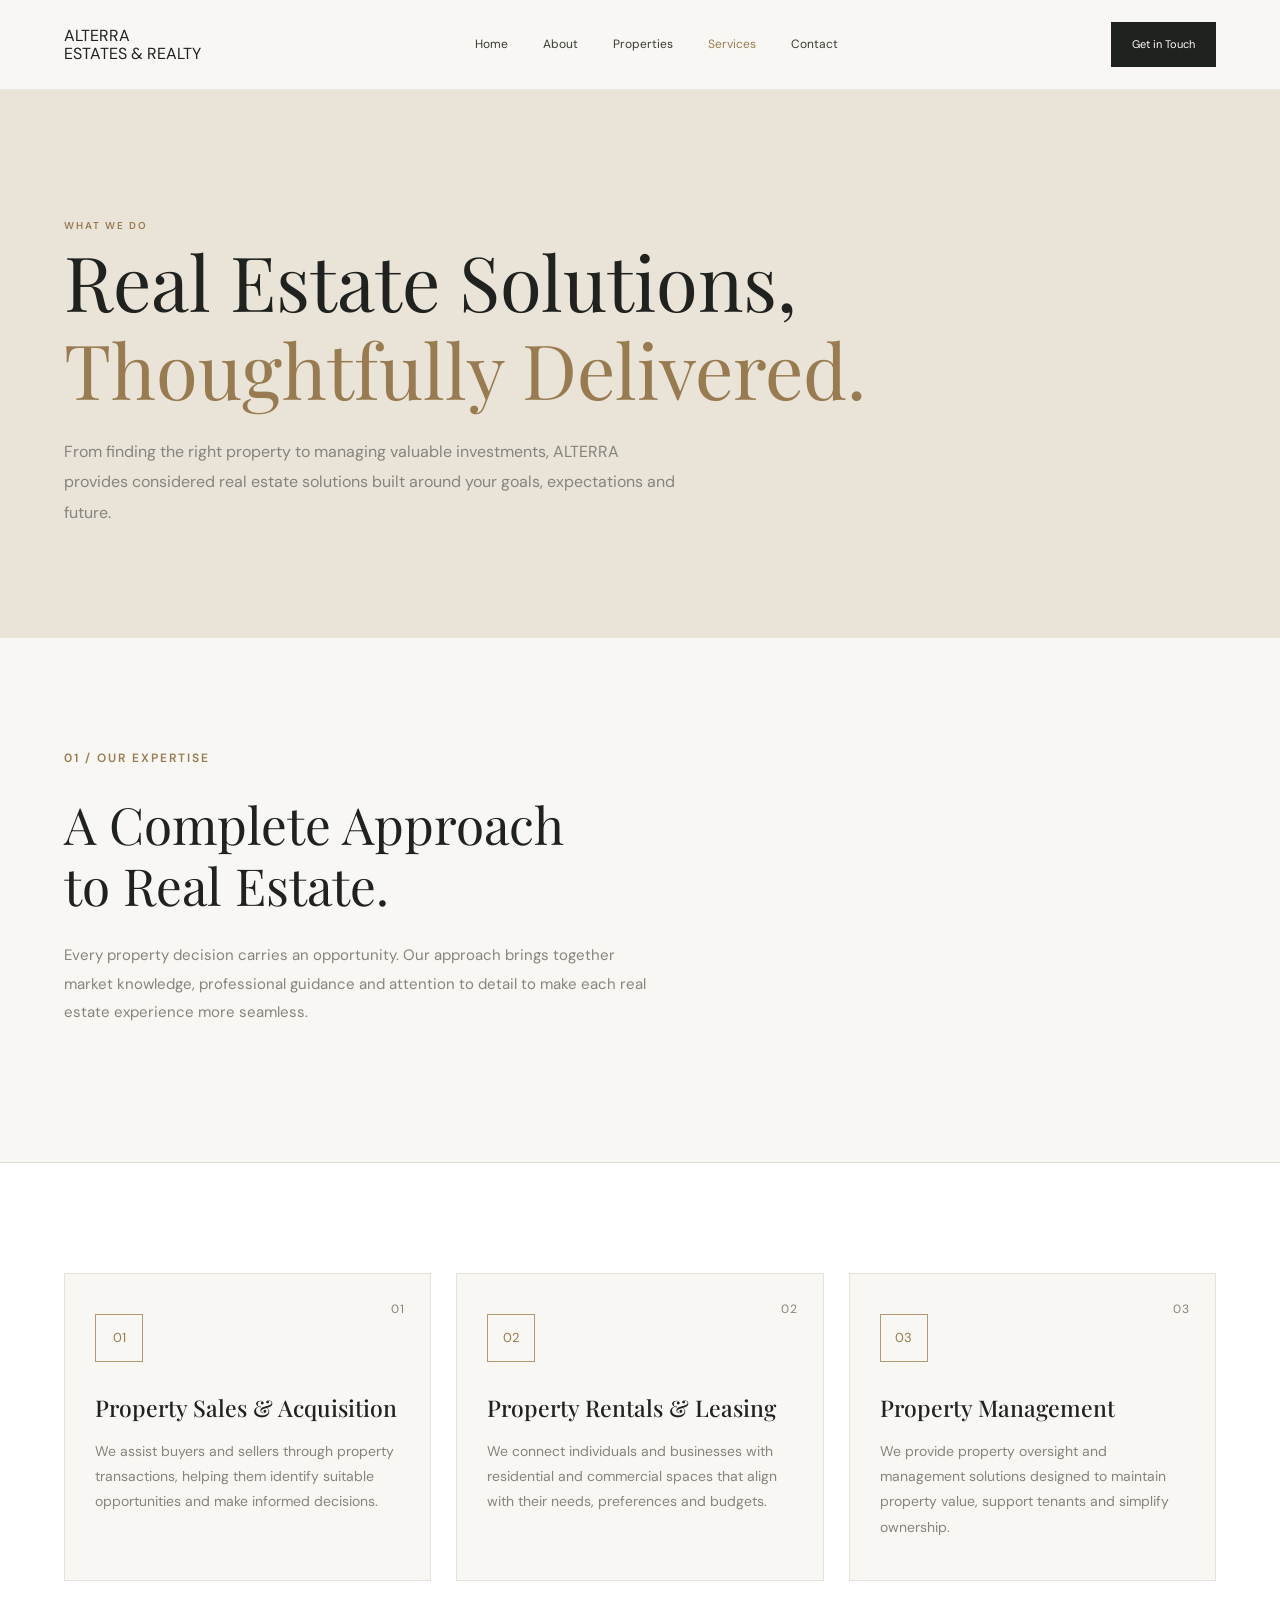
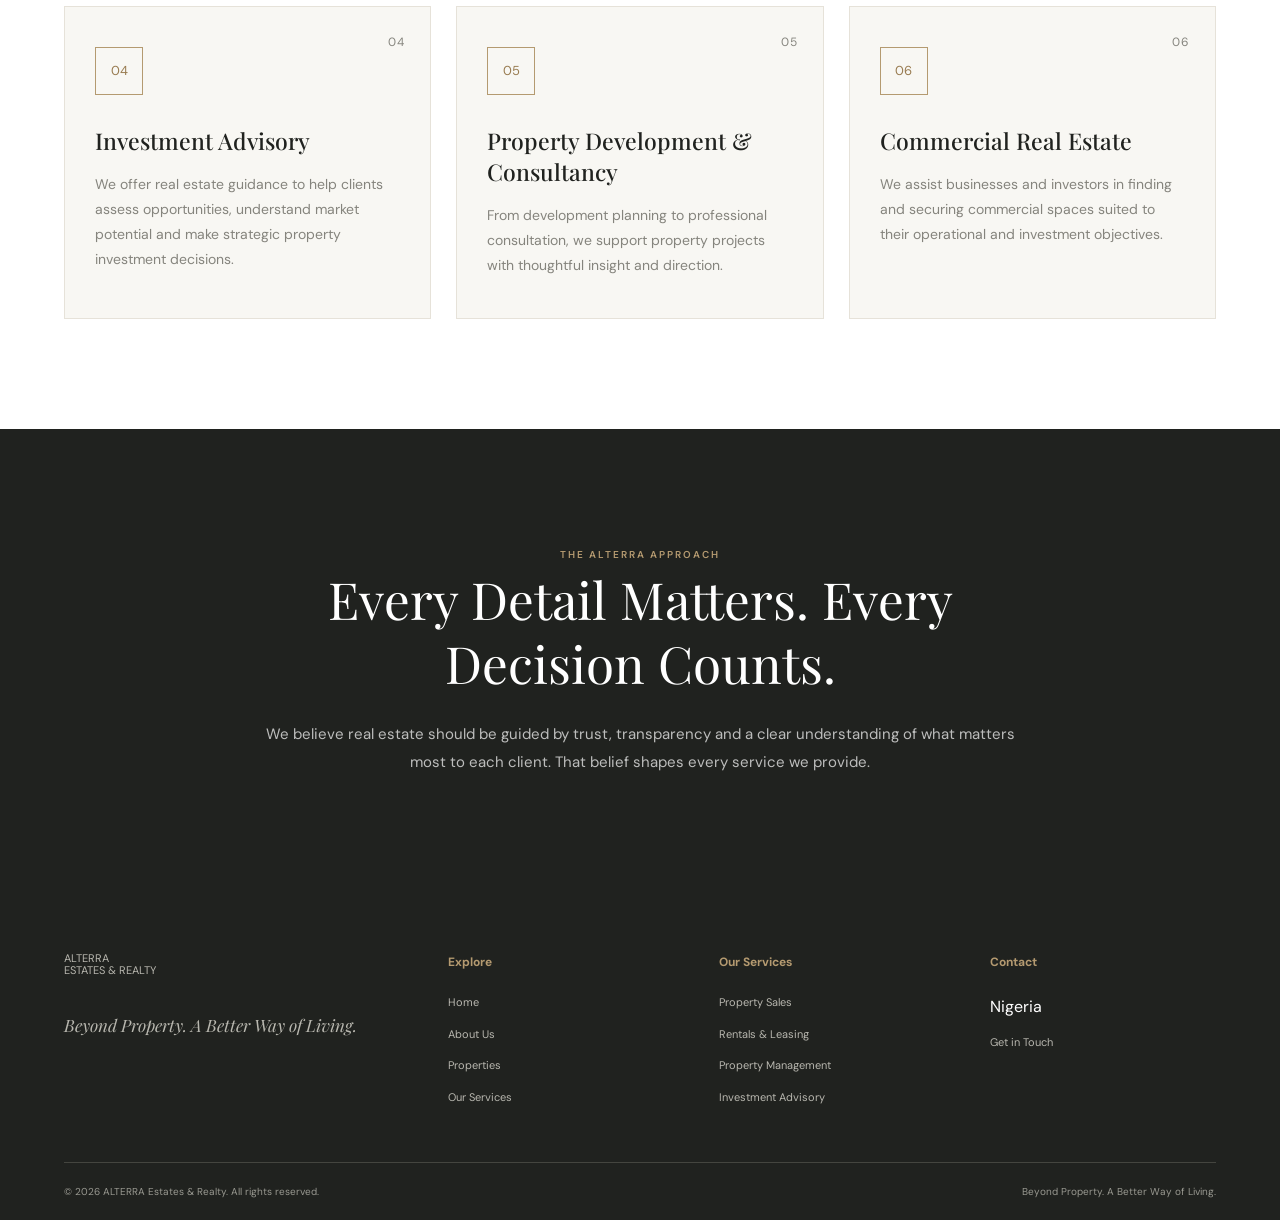
<file: ALTERRA/services.html>
<!DOCTYPE html>
<html lang="en">
<head>
    <meta charset="UTF-8">
    <meta name="viewport" content="width=device-width, initial-scale=1.0">
    <meta name="description" content="Discover ALTERRA Estates & Realty's real estate services, from property sales and rentals to property management and investment advisory.">
    <title>Our Services | ALTERRA Estates & Realty</title>

    <link rel="stylesheet" href="css/style.css">

    <link rel="preconnect" href="https://fonts.googleapis.com">
    <link rel="preconnect" href="https://fonts.gstatic.com" crossorigin>
    <link href="https://fonts.googleapis.com/css2?family=DM+Sans:wght@400;500;600;700&family=Playfair+Display:wght@400;500;600;700&display=swap" rel="stylesheet">
</head>

<body>

    <!-- HEADER -->
    <header class="header">
        <div class="container nav-container">

            <a href="index.html" class="brand">
                ALTERRA
                <span>ESTATES & REALTY</span>
            </a>

            <nav class="navigation" id="navigation">
                <a href="index.html" class="nav-link">Home</a>
                <a href="about.html" class="nav-link">About</a>
                <a href="properties.html" class="nav-link">Properties</a>
                <a href="services.html" class="nav-link active">Services</a>
                <a href="index.html#contact" class="nav-link">Contact</a>
            </nav>

            <a href="index.html#contact" class="nav-button">
                Get in Touch
            </a>

            <button class="menu-toggle" id="menu-toggle" aria-label="Toggle navigation">
                <span></span>
                <span></span>
                <span></span>
            </button>

        </div>
    </header>


    <!-- SERVICES HERO -->
    <section class="services-hero">
        <div class="container">

            <span class="eyebrow">WHAT WE DO</span>

            <h1>
                Real Estate Solutions,<br>
                <span>Thoughtfully Delivered.</span>
            </h1>

            <p>
                From finding the right property to managing valuable investments,
                ALTERRA provides considered real estate solutions built around
                your goals, expectations and future.
            </p>

        </div>
    </section>


    <!-- SERVICES INTRODUCTION -->
    <section class="services-intro section-padding">
        <div class="container">

            <div class="services-intro-content">
                <span class="section-number">01 / OUR EXPERTISE</span>

                <h2>
                    A Complete Approach<br>
                    to Real Estate.
                </h2>

                <p>
                    Every property decision carries an opportunity.
                    Our approach brings together market knowledge,
                    professional guidance and attention to detail
                    to make each real estate experience more seamless.
                </p>
            </div>

        </div>
    </section>


    <!-- MAIN SERVICES -->
    <section class="services-list section-padding">
        <div class="container">

            <div class="services-grid">

                <!-- SERVICE 1 -->
                <article class="service-card">
                    <span class="service-number">01</span>

                    <div class="service-icon">01</div>

                    <h3>Property Sales & Acquisition</h3>

                    <p>
                        We assist buyers and sellers through property
                        transactions, helping them identify suitable
                        opportunities and make informed decisions.
                    </p>
                </article>


                <!-- SERVICE 2 -->
                <article class="service-card">
                    <span class="service-number">02</span>

                    <div class="service-icon">02</div>

                    <h3>Property Rentals & Leasing</h3>

                    <p>
                        We connect individuals and businesses with
                        residential and commercial spaces that align
                        with their needs, preferences and budgets.
                    </p>
                </article>


                <!-- SERVICE 3 -->
                <article class="service-card">
                    <span class="service-number">03</span>

                    <div class="service-icon">03</div>

                    <h3>Property Management</h3>

                    <p>
                        We provide property oversight and management
                        solutions designed to maintain property value,
                        support tenants and simplify ownership.
                    </p>
                </article>


                <!-- SERVICE 4 -->
                <article class="service-card">
                    <span class="service-number">04</span>

                    <div class="service-icon">04</div>

                    <h3>Investment Advisory</h3>

                    <p>
                        We offer real estate guidance to help clients
                        assess opportunities, understand market potential
                        and make strategic property investment decisions.
                    </p>
                </article>


                <!-- SERVICE 5 -->
                <article class="service-card">
                    <span class="service-number">05</span>

                    <div class="service-icon">05</div>

                    <h3>Property Development & Consultancy</h3>

                    <p>
                        From development planning to professional
                        consultation, we support property projects
                        with thoughtful insight and direction.
                    </p>
                </article>


                <!-- SERVICE 6 -->
                <article class="service-card">
                    <span class="service-number">06</span>

                    <div class="service-icon">06</div>

                    <h3>Commercial Real Estate</h3>

                    <p>
                        We assist businesses and investors in finding
                        and securing commercial spaces suited to
                        their operational and investment objectives.
                    </p>
                </article>

            </div>

        </div>
    </section>


    <!-- OUR APPROACH -->
    <section class="services-approach section-padding">
        <div class="container">

            <div class="approach-content">
                <span class="eyebrow">THE ALTERRA APPROACH</span>

                <h2>
                    Every Detail Matters.
                    Every Decision Counts.
                </h2>

                <p>
                    We believe real estate should be guided by trust,
                    transparency and a clear understanding of what
                    matters most to each client. That belief shapes
                    every service we provide.
                </p>
            </div>

        </div>
    </section>


    <!-- FOOTER -->
    <footer class="footer">
        <div class="container">

            <div class="footer-main">

                <div class="footer-column footer-brand">
                    <a href="index.html" class="brand">
                        ALTERRA
                        <span>ESTATES & REALTY</span>
                    </a>

                    <p>
                        Beyond Property. A Better Way of Living.
                    </p>
                </div>


                <div class="footer-column">
                    <h4>Explore</h4>
                    <a href="index.html">Home</a>
                    <a href="about.html">About Us</a>
                    <a href="properties.html">Properties</a>
                    <a href="services.html">Our Services</a>
                </div>


                <div class="footer-column">
                    <h4>Our Services</h4>
                    <a href="services.html">Property Sales</a>
                    <a href="services.html">Rentals & Leasing</a>
                    <a href="services.html">Property Management</a>
                    <a href="services.html">Investment Advisory</a>
                </div>


                <div class="footer-column">
                    <h4>Contact</h4>
                    <p>Nigeria</p>
                    <a href="index.html#contact">Get in Touch</a>
                </div>

            </div>

            <div class="footer-bottom">
                <p>
                    &copy; <span id="current-year"></span>
                    ALTERRA Estates & Realty. All rights reserved.
                </p>

                <p>Beyond Property. A Better Way of Living.</p>
            </div>

        </div>
    </footer>


    <script>
        const menuToggle = document.getElementById("menu-toggle");
        const navigation = document.getElementById("navigation");

        if (menuToggle && navigation) {
            menuToggle.addEventListener("click", () => {
                navigation.classList.toggle("active");
            });
        }

        document.getElementById("current-year").textContent =
            new Date().getFullYear();
    </script>

</body>
</html>
</file>
<file: ALTERRA/css/style.css>
/* =================================
   ALTERRA ESTATES & REALTY
   Main Stylesheet
================================= */

:root {
    --charcoal: #20221F;
    --gold: #B49A70;
    --gold-dark: #987B50;
    --ivory: #F8F7F3;
    --sand: #E9E3D8;
    --white: #FFFFFF;
    --text: #393A35;
    --muted: #85847D;
    --line: #E6E2D9;

    --heading-font: "Playfair Display", serif;
    --body-font: "DM Sans", sans-serif;
}

* {
    margin: 0;
    padding: 0;
    box-sizing: border-box;
}

html {
    scroll-behavior: smooth;
    scroll-padding-top: 95px;
}

body {
    font-family: var(--body-font);
    background: var(--ivory);
    color: var(--charcoal);
    line-height: 1.7;
}

img {
    width: 100%;
    display: block;
    object-fit: cover;
}

a {
    text-decoration: none;
    color: inherit;
}

button,
input,
select,
textarea {
    font: inherit;
}

button,
a {
    -webkit-tap-highlight-color: transparent;
}

.container {
    width: min(1200px, 90%);
    margin: auto;
}

.section-padding {
    padding: 110px 0;
}

.eyebrow,
.section-number {
    font-size: 10px;
    font-weight: 600;
    letter-spacing: 2px;
    color: var(--gold-dark);
}

h1,
h2,
h3 {
    font-family: var(--heading-font);
    font-weight: 400;
    line-height: 1.2;
}

h2 {
    font-size: clamp(35px, 4vw, 53px);
}

h2 em {
    color: var(--gold-dark);
    font-weight: 400;
}


/* =================================
   HEADER
================================= */

.header {
    height: 90px;
    background: var(--ivory);
    display: flex;
    align-items: center;
    position: sticky;
    top: 0;
    z-index: 1000;
    border-bottom: 1px solid rgba(32, 34, 31, 0.07);
}

.nav-container {
    display: flex;
    align-items: center;
    justify-content: space-between;
}

.brand {
    display: inline-flex;
    flex-direction: column;
    line-height: 1.1;
}

.brand-name {
    font-family: var(--heading-font);
    font-size: 27px;
    letter-spacing: 2px;
    font-weight: 600;
}

.brand-name span {
    color: var(--gold);
}

.brand-subtitle {
    font-size: 8px;
    letter-spacing: 3px;
    margin-top: 5px;
    font-weight: 600;
}

.navigation {
    display: flex;
    align-items: center;
    gap: 35px;
}

.nav-link {
    font-size: 12px;
    color: var(--text);
    transition: color 0.3s ease;
}

.nav-link:hover,
.nav-link.active {
    color: var(--gold-dark);
}

.nav-button {
    background: var(--charcoal);
    color: var(--white);
    padding: 13px 21px;
    font-size: 11px;
    transition: 0.3s;
}

.nav-button:hover {
    background: var(--gold-dark);
}

.menu-toggle {
    display: none;
    background: none;
    border: none;
    cursor: pointer;
    padding: 8px;
}

.menu-toggle span {
    display: block;
    width: 25px;
    height: 2px;
    background: var(--charcoal);
    margin: 6px;
    transition: 0.3s;
}


/* =================================
   HERO
================================= */

.hero {
    height: 660px;
    position: relative;
    color: var(--white);
    display: flex;
    align-items: center;
}

.hero-image,
.hero-overlay {
    position: absolute;
    inset: 0;
}

.hero-image {
    background-image: url("https://images.unsplash.com/photo-1600607687939-ce8a6c25118c?auto=format&fit=crop&w=2000&q=90");
    background-size: cover;
    background-position: center 55%;
}

.hero-overlay {
    background: linear-gradient(90deg,
            rgba(20, 22, 19, 0.85) 0%,
            rgba(20, 22, 19, 0.60) 48%,
            rgba(20, 22, 19, 0.12) 100%);
}

.hero-content {
    position: relative;
    z-index: 2;
    padding-bottom: 45px;
}

.hero-eyebrow {
    color: #D5BD97;
}

.hero h1 {
    font-size: clamp(45px, 6vw, 76px);
    max-width: 800px;
    margin: 25px 0 18px;
    line-height: 1.13;
}

.hero h1 span {
    color: #D8C4A4;
    font-style: italic;
}

.hero-content>p {
    max-width: 520px;
    color: #E7E5DF;
    font-size: 14px;
    line-height: 1.9;
}

.hero-actions {
    display: flex;
    gap: 14px;
    margin-top: 30px;
}

.button {
    display: inline-flex;
    align-items: center;
    justify-content: center;
    gap: 20px;
    padding: 15px 23px;
    font-size: 11px;
    font-weight: 600;
    border: none;
    cursor: pointer;
    transition: 0.3s;
}

.button-gold {
    background: var(--gold);
    color: var(--charcoal);
}

.button-gold:hover {
    background: #D0B68D;
}

.button-outline {
    border: 1px solid rgba(255, 255, 255, 0.65);
    color: white;
}

.button-outline:hover {
    background: white;
    color: var(--charcoal);
}

.hero-location {
    display: flex;
    align-items: center;
    gap: 12px;
    margin-top: 55px;
    font-size: 9px;
    letter-spacing: 2px;
    color: #E8DCC9;
}

.location-line {
    height: 1px;
    width: 35px;
    background: var(--gold);
}


/* =================================
   PROPERTY SEARCH
================================= */

.search-container {
    position: absolute;
    bottom: -43px;
    left: 50%;
    transform: translateX(-50%);
    z-index: 5;
}

.property-search {
    background: var(--white);
    min-height: 105px;
    padding: 20px 23px;
    display: grid;
    grid-template-columns: 1fr 1px 1fr 1px 1fr auto;
    align-items: center;
    gap: 20px;
    box-shadow: 0 15px 45px rgba(0, 0, 0, 0.10);
}

.search-field {
    display: flex;
    flex-direction: column;
    gap: 7px;
}

.search-field label {
    font-size: 10px;
    color: var(--muted);
}

.search-field select {
    border: none;
    outline: none;
    background: transparent;
    color: var(--charcoal);
    font-size: 12px;
    font-weight: 600;
    width: 100%;
    cursor: pointer;
}

.search-divider {
    width: 1px;
    height: 38px;
    background: var(--line);
}

.search-button {
    background: var(--charcoal);
    color: white;
    padding: 17px 22px;
    border: none;
    font-size: 11px;
    cursor: pointer;
    transition: 0.3s;
}

.search-button:hover {
    background: var(--gold-dark);
}


/* =================================
   INTRODUCTION
================================= */

.introduction {
    padding-top: 170px;
}

.intro-grid {
    display: grid;
    grid-template-columns: 0.65fr 1.4fr 1fr;
    gap: 45px;
    align-items: center;
}

.intro-content h2 {
    margin: 22px 0;
}

.intro-content p {
    font-size: 13px;
    color: var(--muted);
    max-width: 460px;
    line-height: 2;
}

.text-link {
    display: inline-flex;
    align-items: center;
    gap: 18px;
    margin-top: 25px;
    padding-bottom: 7px;
    border-bottom: 1px solid var(--gold);
    font-size: 11px;
    font-weight: 600;
    transition: 0.3s;
}

.text-link:hover {
    color: var(--gold-dark);
}

.intro-image {
    height: 390px;
    overflow: hidden;
}

.intro-image img {
    height: 100%;
    transition: transform 0.6s;
}

.intro-image:hover img {
    transform: scale(1.04);
}


/* =================================
   SECTION HEADINGS
================================= */

.section-heading {
    display: flex;
    justify-content: space-between;
    align-items: end;
    gap: 30px;
    margin-bottom: 45px;
}

.section-heading h2 {
    margin: 18px 0 12px;
}

.section-heading p {
    font-size: 13px;
    color: var(--muted);
}

.section-heading .text-link {
    white-space: nowrap;
    margin-bottom: 5px;
}

.centered-heading {
    text-align: center;
    display: block;
    margin-bottom: 50px;
}

.centered-heading p {
    max-width: 480px;
    margin: 15px auto 0;
}


/* =================================
   PROPERTY CARDS
================================= */

.properties-section {
    background: #F0EEE8;
}

.property-grid {
    display: grid;
    grid-template-columns: repeat(3, 1fr);
    gap: 25px;
}

.property-card {
    background: var(--white);
    min-width: 0;
    transition: transform 0.3s, box-shadow 0.3s;
}

.property-card:hover {
    transform: translateY(-6px);
    box-shadow: 0 15px 35px rgba(0, 0, 0, 0.07);
}

.property-image {
    height: 260px;
    position: relative;
    overflow: hidden;
}

.property-image img {
    height: 100%;
    transition: transform 0.5s;
}

.property-card:hover .property-image img {
    transform: scale(1.05);
}

.property-status {
    position: absolute;
    top: 17px;
    left: 17px;
    background: var(--ivory);
    color: var(--charcoal);
    padding: 7px 12px;
    font-size: 9px;
    font-weight: 600;
}

.property-arrow {
    position: absolute;
    right: 17px;
    bottom: 17px;
    width: 37px;
    height: 37px;
    border: none;
    background: var(--white);
    font-size: 17px;
    cursor: pointer;
}

.property-info {
    padding: 23px 20px;
}

.property-location {
    font-size: 9px;
    color: var(--gold-dark);
    letter-spacing: 1.5px;
    font-weight: 600;
}

.property-info h3 {
    font-size: 21px;
    margin: 12px 0 15px;
}

.property-details {
    display: flex;
    flex-wrap: wrap;
    gap: 12px;
    color: var(--muted);
    font-size: 10px;
    padding-bottom: 18px;
    border-bottom: 1px solid var(--line);
}

.property-bottom {
    display: flex;
    justify-content: space-between;
    align-items: center;
    gap: 8px;
    padding-top: 17px;
}

.property-price {
    font-size: 14px;
    font-weight: 700;
}

.property-type {
    color: var(--muted);
    font-size: 8px;
    letter-spacing: 1px;
}

.demo-note {
    font-size: 10px;
    color: var(--muted);
    margin-top: 22px;
}


/* =================================
   CATEGORIES
================================= */

.category-grid {
    display: grid;
    grid-template-columns: repeat(4, 1fr);
    gap: 15px;
}

.category-card {
    height: 330px;
    position: relative;
    overflow: hidden;
    color: white;
}

.category-card img {
    height: 100%;
    transition: transform 0.6s;
}

.category-card:hover img {
    transform: scale(1.08);
}

.category-overlay {
    position: absolute;
    inset: 0;
    background: linear-gradient(to top,
            rgba(15, 16, 14, 0.85),
            rgba(15, 16, 14, 0.05));
}

.category-content {
    position: absolute;
    bottom: 23px;
    left: 20px;
    right: 20px;
}

.category-content>span:first-child {
    font-size: 10px;
    color: #D7BC91;
}

.category-content h3 {
    font-size: 22px;
    margin-top: 8px;
}

.category-arrow {
    position: absolute;
    right: 0;
    bottom: 4px;
    font-size: 20px;
}


/* =================================
   SERVICES
================================= */

.services-section {
    background: #F0EEE8;
}

.services-grid {
    display: grid;
    grid-template-columns: 0.85fr 1.15fr;
    gap: 100px;
}

.services-intro h2 {
    margin: 22px 0;
}

.services-intro p {
    max-width: 400px;
    color: var(--muted);
    font-size: 13px;
    line-height: 2;
    margin-bottom: 25px;
}

.button-dark {
    background: var(--charcoal);
    color: white;
}

.button-dark:hover {
    background: var(--gold-dark);
}

.services-list {
    border-top: 1px solid #DCD7CC;
}

.service-item {
    display: grid;
    grid-template-columns: 35px 1fr 25px;
    gap: 15px;
    align-items: center;
    padding: 22px 0;
    border-bottom: 1px solid #DCD7CC;
}

.service-item>span:first-child {
    color: var(--gold-dark);
    font-size: 10px;
}

.service-item h3 {
    font-size: 20px;
    margin-bottom: 5px;
}

.service-item p {
    font-size: 11px;
    color: var(--muted);
}

.service-arrow {
    font-size: 18px;
    transition: 0.3s;
}

.service-item:hover .service-arrow {
    color: var(--gold-dark);
    transform: translate(3px, -3px);
}


/* =================================
   BRAND STATEMENT
================================= */

.brand-statement {
    background: var(--charcoal);
    color: var(--white);
    text-align: center;
    padding: 120px 0;
}

.statement-content .eyebrow {
    color: var(--gold);
}

.statement-content h2 {
    font-size: clamp(42px, 5vw, 65px);
    margin: 25px 0;
}

.statement-content h2 em {
    color: #C9AD81;
}

.statement-content p {
    color: #B9B8B0;
    font-size: 13px;
}

.statement-content .button {
    margin-top: 30px;
}


/* =================================
   CONTACT
================================= */

.contact-grid {
    display: grid;
    grid-template-columns: 0.85fr 1.15fr;
    gap: 100px;
}

.contact-grid h2 {
    margin: 22px 0;
}

.contact-grid>div>p {
    max-width: 400px;
    font-size: 13px;
    color: var(--muted);
    line-height: 2;
}

.contact-form {
    background: var(--white);
    padding: 35px;
}

.form-row {
    display: grid;
    grid-template-columns: 1fr 1fr;
    gap: 20px;
}

.form-group {
    display: flex;
    flex-direction: column;
    gap: 9px;
    margin-bottom: 22px;
}

.form-group label {
    font-size: 10px;
    font-weight: 600;
}

.form-group input,
.form-group select,
.form-group textarea {
    width: 100%;
    padding: 13px;
    background: var(--ivory);
    border: 1px solid var(--line);
    outline: none;
    font-size: 11px;
    color: var(--charcoal);
    resize: vertical;
}

.form-group input:focus,
.form-group select:focus,
.form-group textarea:focus {
    border-color: var(--gold);
}

.form-submit {
    width: 100%;
}

.form-note {
    text-align: center;
    font-size: 9px;
    color: var(--muted);
    margin-top: 13px;
}


/* =================================
   FOOTER
================================= */

.footer {
    background: var(--charcoal);
    color: var(--white);
    padding: 65px 0 20px;
}

.footer-main {
    display: grid;
    grid-template-columns: 1.5fr 1fr 1fr 1fr;
    gap: 45px;
    padding-bottom: 55px;
}

.footer .brand-name {
    color: var(--white);
}

.footer .brand-subtitle {
    color: #D1C9BB;
}

.footer-brand>p {
    color: #B8B7AF;
    font-family: var(--heading-font);
    font-style: italic;
    font-size: 17px;
    margin-top: 22px;
    line-height: 1.7;
}

.footer-column {
    display: flex;
    flex-direction: column;
    gap: 13px;
}

.footer-column h4 {
    font-size: 12px;
    color: var(--gold);
    margin-bottom: 8px;
}

.footer-column a {
    font-size: 11px;
    color: #B8B7AF;
    transition: 0.3s;
}

.footer-column a:hover {
    color: var(--white);
}

.footer-bottom {
    border-top: 1px solid #44453F;
    padding-top: 20px;
    display: flex;
    justify-content: space-between;
    gap: 20px;
    color: #999991;
    font-size: 10px;
}


/* =================================
   RESPONSIVE DESIGN
================================= */

@media (max-width: 1000px) {

    .navigation {
        gap: 18px;
    }

    .nav-link {
        font-size: 11px;
    }

    .nav-button {
        padding: 12px 14px;
    }

    .intro-grid {
        grid-template-columns: 0.5fr 1.2fr 1fr;
        gap: 25px;
    }

    .services-grid,
    .contact-grid {
        gap: 45px;
    }

    .property-grid {
        gap: 15px;
    }

    .property-image {
        height: 220px;
    }

    .property-info {
        padding: 18px 14px;
    }

    .property-info h3 {
        font-size: 18px;
    }

    .category-card {
        height: 280px;
    }
}


@media (max-width: 760px) {

    .section-padding {
        padding: 75px 0;
    }

    .header {
        height: 75px;
    }

    .brand-name {
        font-size: 24px;
    }

    .nav-button {
        display: none;
    }

    .menu-toggle {
        display: block;
    }

    .navigation {
        position: absolute;
        top: 75px;
        left: 0;
        width: 100%;
        background: var(--ivory);
        padding: 25px 5%;
        display: none;
        flex-direction: column;
        align-items: flex-start;
        gap: 22px;
        border-top: 1px solid var(--line);
        box-shadow: 0 15px 20px rgba(0, 0, 0, 0.05);
    }

    .navigation.show {
        display: flex;
    }

    .navigation .nav-link {
        font-size: 13px;
    }

    .hero {
        height: 690px;
        align-items: center;
    }

    .hero-overlay {
        background: rgba(20, 22, 19, 0.62);
    }

    .hero h1 {
        font-size: clamp(43px, 9vw, 60px);
    }

    .hero-content>p {
        font-size: 12px;
    }

    .hero-location {
        margin-top: 35px;
        font-size: 8px;
    }

    .hero-actions {
        flex-wrap: wrap;
    }

    .search-container {
        bottom: -155px;
    }

    .property-search {
        grid-template-columns: 1fr 1fr;
        gap: 20px;
        padding: 22px;
    }

    .search-divider {
        display: none;
    }

    .search-button {
        grid-column: 1 / -1;
    }

    .introduction {
        padding-top: 220px;
    }

    .intro-grid {
        grid-template-columns: 1fr;
        gap: 25px;
    }

    .intro-label {
        margin-bottom: -10px;
    }

    .intro-image {
        height: 350px;
        margin-top: 15px;
    }

    .section-heading {
        align-items: flex-start;
        flex-direction: column;
        gap: 10px;
    }

    .property-grid {
        grid-template-columns: 1fr 1fr;
        gap: 15px;
    }

    .property-image {
        height: 220px;
    }

    .property-bottom {
        align-items: flex-start;
        flex-direction: column;
    }

    .category-grid {
        grid-template-columns: 1fr 1fr;
    }

    .category-card {
        height: 280px;
    }

    .services-grid,
    .contact-grid {
        grid-template-columns: 1fr;
        gap: 45px;
    }

    .brand-statement {
        padding: 90px 0;
    }

    .contact-form {
        padding: 25px 18px;
    }

    .footer-main {
        grid-template-columns: 1fr 1fr;
        gap: 35px;
    }

}


@media (max-width: 480px) {

    .container {
        width: 90%;
    }

    .hero {
        height: 650px;
    }

    .hero h1 {
        font-size: 43px;
    }

    .hero-eyebrow {
        font-size: 8px;
        letter-spacing: 1.3px;
    }

    .button {
        padding: 14px 16px;
        font-size: 10px;
    }

    .property-search {
        grid-template-columns: 1fr;
        gap: 17px;
    }

    .search-container {
        bottom: -245px;
    }

    .introduction {
        padding-top: 305px;
    }

    .property-grid {
        grid-template-columns: 1fr;
    }

    .property-image {
        height: 260px;
    }

    .property-bottom {
        flex-direction: row;
        align-items: center;
    }

    .category-grid {
        grid-template-columns: 1fr 1fr;
        gap: 10px;
    }

    .category-card {
        height: 225px;
    }

    .category-content {
        left: 12px;
        right: 12px;
        bottom: 15px;
    }

    .category-content h3 {
        font-size: 17px;
    }

    .form-row {
        grid-template-columns: 1fr;
        gap: 0;
    }

    .footer-main {
        grid-template-columns: 1fr 1fr;
        gap: 35px 20px;
    }

    .footer-bottom {
        flex-direction: column;
        gap: 8px;
    }
}

.search-result-message {
    font-size: 12px;
    color: var(--gold-dark);
    margin-bottom: 20px;
    font-weight: 600;
}


/* =================================
   ALTERRA - PROPERTIES PAGE
================================= */

.properties-hero {
    background: var(--sand);
    padding: 95px 0 65px;
}

.properties-hero h1 {
    font-size: clamp(42px, 5vw, 65px);
    margin: 20px 0;
}

.properties-hero h1 em {
    color: var(--gold-dark);
}

.properties-hero p {
    max-width: 560px;
    font-size: 13px;
    color: var(--muted);
}

.breadcrumb {
    display: flex;
    gap: 12px;
    font-size: 10px;
    margin-top: 35px;
    color: var(--muted);
}

.breadcrumb a:hover {
    color: var(--gold-dark);
}

.listing-section {
    background: var(--ivory);
}

.listing-heading {
    display: flex;
    justify-content: space-between;
    align-items: end;
    margin-bottom: 35px;
    gap: 20px;
}

.listing-heading h2 {
    margin-top: 15px;
}

.listing-heading p {
    color: var(--muted);
    font-size: 11px;
}

.listing-filters {
    display: grid;
    grid-template-columns: 1fr 1fr 1fr auto;
    align-items: end;
    gap: 20px;
    padding: 24px;
    background: var(--white);
    margin-bottom: 40px;
    border: 1px solid var(--line);
}

.filter-group {
    display: flex;
    flex-direction: column;
    gap: 9px;
}

.filter-group label {
    font-size: 10px;
    font-weight: 600;
}

.filter-group select {
    padding: 12px;
    border: 1px solid var(--line);
    background: var(--ivory);
    outline: none;
    font-size: 11px;
    color: var(--charcoal);
}

.filter-group select:focus {
    border-color: var(--gold);
}

.reset-filter {
    background: transparent;
    border: 1px solid var(--gold);
    padding: 12px 18px;
    font-size: 10px;
    cursor: pointer;
    transition: 0.3s;
}

.reset-filter:hover {
    background: var(--charcoal);
    color: white;
    border-color: var(--charcoal);
}

.listing-grid {
    display: grid;
    grid-template-columns: repeat(2, 1fr);
    gap: 35px 25px;
}

.listing-card {
    background: var(--white);
    border: 1px solid var(--line);
    transition: 0.3s;
}

.listing-card:hover {
    transform: translateY(-5px);
    box-shadow: 0 15px 35px rgba(0,0,0,0.06);
}

.listing-image {
    height: 310px;
    position: relative;
    overflow: hidden;
}

.listing-image img {
    height: 100%;
    transition: transform 0.5s;
}

.listing-card:hover .listing-image img {
    transform: scale(1.04);
}

.listing-status {
    position: absolute;
    top: 20px;
    left: 20px;
    background: var(--ivory);
    padding: 8px 14px;
    font-size: 9px;
    font-weight: 600;
}

.listing-info {
    padding: 25px;
}

.listing-location {
    color: var(--gold-dark);
    font-size: 9px;
    letter-spacing: 1.5px;
    font-weight: 600;
}

.listing-info h3 {
    font-size: 25px;
    margin: 12px 0;
}

.listing-description {
    font-size: 12px;
    color: var(--muted);
    line-height: 1.8;
    max-width: 420px;
}

.listing-features {
    display: flex;
    flex-wrap: wrap;
    gap: 18px;
    padding: 20px 0;
    margin-top: 15px;
    border-bottom: 1px solid var(--line);
    font-size: 10px;
    color: var(--muted);
}

.listing-bottom {
    display: flex;
    justify-content: space-between;
    align-items: center;
    gap: 12px;
    padding-top: 20px;
}

.listing-bottom strong {
    font-size: 15px;
}

.listing-bottom a {
    font-size: 10px;
    font-weight: 600;
    border-bottom: 1px solid var(--gold);
    padding-bottom: 5px;
}

.listing-bottom a:hover {
    color: var(--gold-dark);
}

.no-results {
    display: none;
    text-align: center;
    padding: 65px 20px;
    background: var(--white);
}

.no-results h3 {
    font-size: 25px;
    margin-bottom: 12px;
}

.no-results p {
    color: var(--muted);
    font-size: 12px;
}

.listing-cta {
    background: var(--charcoal);
    color: var(--white);
    text-align: center;
    padding: 100px 20px;
}

.listing-cta .eyebrow {
    color: var(--gold);
}

.listing-cta h2 {
    max-width: 700px;
    margin: 22px auto;
}

.listing-cta h2 em {
    color: #D2B88F;
}

.listing-cta p {
    color: #C2C0B8;
    font-size: 12px;
}

.listing-cta .button {
    margin-top: 30px;
}


@media (max-width: 760px) {

    .properties-hero {
        padding: 75px 0 50px;
    }

    .listing-filters {
        grid-template-columns: 1fr 1fr;
        padding: 18px;
        gap: 18px;
    }

    .reset-filter {
        grid-column: 1 / -1;
    }

    .listing-grid {
        gap: 20px 15px;
    }

    .listing-image {
        height: 230px;
    }

    .listing-info {
        padding: 18px;
    }

    .listing-info h3 {
        font-size: 20px;
    }

    .listing-features {
        gap: 10px;
    }

    .listing-bottom {
        align-items: flex-start;
        flex-direction: column;
    }

    .listing-cta {
        padding: 75px 15px;
    }
}


@media (max-width: 480px) {

    .listing-heading {
        align-items: flex-start;
        flex-direction: column;
    }

    .listing-filters {
        grid-template-columns: 1fr;
    }

    .reset-filter {
        grid-column: auto;
    }

    .listing-grid {
        grid-template-columns: 1fr;
    }

    .listing-image {
        height: 260px;
    }

    .listing-bottom {
        flex-direction: row;
        align-items: center;
    }

}



/* =================================
   ALTERRA - PROPERTY DETAILS PAGE
================================= */

.details-breadcrumb {
    padding: 22px 0;
    background: var(--sand);
    font-size: 10px;
    color: var(--muted);
}

.details-breadcrumb .container {
    display: flex;
    gap: 12px;
    flex-wrap: wrap;
}

.details-breadcrumb a:hover {
    color: var(--gold-dark);
}

.property-details-section {
    padding: 65px 0 90px;
}

.details-heading {
    display: flex;
    justify-content: space-between;
    align-items: end;
    gap: 30px;
    margin-bottom: 35px;
}

.details-heading h1 {
    font-size: clamp(35px, 4vw, 53px);
    margin: 17px 0 12px;
}

.details-location {
    color: var(--muted);
    font-size: 12px;
}

.details-location span {
    color: var(--gold-dark);
    font-size: 17px;
}

.details-price {
    text-align: right;
}

.details-price > span:first-child {
    display: block;
    font-size: 9px;
    letter-spacing: 1.5px;
    color: var(--muted);
}

.details-price h2 {
    font-family: var(--body-font);
    font-size: 24px;
    font-weight: 600;
    margin: 7px 0;
}

.availability-label {
    display: inline-block;
    background: #E8E5DA;
    padding: 5px 12px;
    font-size: 9px;
    font-weight: 600;
}

.details-gallery {
    display: grid;
    grid-template-columns: 1.7fr 1fr;
    height: 480px;
    gap: 12px;
    overflow: hidden;
}

.gallery-main,
.gallery-side {
    min-width: 0;
    min-height: 0;
    overflow: hidden;
}

.gallery-main img,
.gallery-side img {
    width: 100%;
    height: 100%;
    object-fit: cover;
}

.gallery-side {
    display: grid;
    grid-template-rows: 1fr 1fr;
    gap: 12px;
}

.property-quick-info {
    display: grid;
    grid-template-columns: repeat(4, 1fr);
    background: var(--white);
    border: 1px solid var(--line);
    margin-top: 30px;
    padding: 25px 15px;
}

.property-quick-info > div {
    display: flex;
    flex-direction: column;
    align-items: center;
    gap: 5px;
    border-right: 1px solid var(--line);
}

.property-quick-info > div:last-child {
    border-right: none;
}

.property-quick-info span {
    font-size: 10px;
    color: var(--muted);
}

.property-quick-info strong {
    font-size: 14px;
}

.details-content-grid {
    display: grid;
    grid-template-columns: 1.5fr 0.8fr;
    gap: 65px;
    margin-top: 75px;
    align-items: start;
}

.details-block {
    padding-bottom: 45px;
    margin-bottom: 40px;
    border-bottom: 1px solid var(--line);
}

.details-block h2 {
    font-size: 35px;
    margin: 15px 0 22px;
}

.details-block > p {
    font-size: 12px;
    color: var(--muted);
    line-height: 2;
    margin-bottom: 15px;
    max-width: 700px;
}

.amenities-grid {
    display: grid;
    grid-template-columns: 1fr 1fr;
    gap: 20px;
}

.amenities-grid div {
    font-size: 12px;
    color: var(--text);
}

.amenities-grid div::first-letter {
    color: var(--gold-dark);
}

.location-placeholder {
    min-height: 200px;
    background: #EAE8E1;
    display: flex;
    flex-direction: column;
    justify-content: center;
    align-items: center;
    text-align: center;
    gap: 10px;
    padding: 25px;
    margin-top: 20px;
}

.location-placeholder > span {
    font-size: 30px;
    color: var(--gold-dark);
}

.location-placeholder p {
    font-size: 12px;
    font-weight: 600;
}

.location-placeholder small {
    font-size: 10px;
    color: var(--muted);
}


/* ENQUIRY CARD */

.property-enquiry {
    background: var(--white);
    border: 1px solid var(--line);
    padding: 30px;
    position: sticky;
    top: 110px;
}

.property-enquiry h3 {
    font-size: 27px;
    margin: 15px 0;
}

.property-enquiry > p {
    font-size: 11px;
    color: var(--muted);
    line-height: 1.8;
    margin-bottom: 25px;
}

.property-enquiry .form-group {
    margin-bottom: 17px;
}

.property-enquiry .form-group input,
.property-enquiry .form-group textarea {
    background: var(--ivory);
}

.enquiry-divider {
    display: flex;
    align-items: center;
    gap: 15px;
    margin: 25px 0;
    color: var(--muted);
    font-size: 9px;
}

.enquiry-divider::before,
.enquiry-divider::after {
    content: "";
    height: 1px;
    background: var(--line);
    flex: 1;
}

.property-whatsapp {
    display: block;
    text-align: center;
    border: 1px solid var(--gold);
    padding: 14px;
    font-size: 11px;
    font-weight: 600;
    transition: 0.3s;
}

.property-whatsapp:hover {
    background: var(--charcoal);
    color: white;
    border-color: var(--charcoal);
}

.property-enquiry .enquiry-small {
    text-align: center;
    margin-top: 18px;
    margin-bottom: 0;
    font-size: 9px;
}

.similar-properties {
    background: #F0EEE8;
}


/* RESPONSIVE */

@media (max-width: 760px) {

    .property-details-section {
        padding: 45px 0 65px;
    }

    .details-heading {
        align-items: flex-start;
        flex-direction: column;
    }

    .details-price {
        text-align: left;
    }

    .details-gallery {
        height: 350px;
        grid-template-columns: 1.4fr 1fr;
        gap: 8px;
    }

    .gallery-side {
        gap: 8px;
    }

    .property-quick-info {
        grid-template-columns: 1fr 1fr;
        row-gap: 20px;
    }

    .property-quick-info > div:nth-child(2) {
        border-right: none;
    }

    .details-content-grid {
        grid-template-columns: 1fr;
        gap: 35px;
        margin-top: 50px;
    }

    .property-enquiry {
        position: static;
    }

}

@media (max-width: 480px) {

    .details-gallery {
        height: 280px;
        grid-template-columns: 1fr;
    }

    .gallery-side {
        display: none;
    }

    .property-quick-info {
        padding: 20px 10px;
    }

    .details-block h2 {
        font-size: 29px;
    }

    .amenities-grid {
        grid-template-columns: 1fr;
        gap: 15px;
    }

    .property-enquiry {
        padding: 22px 17px;
    }

}



/* =================================
   ALTERRA - ABOUT PAGE
================================= */

.about-hero {
    background: var(--sand);
    padding: 85px 0 65px;
}

.about-hero h1 {
    font-size: clamp(43px, 6vw, 76px);
    line-height: 1.15;
    margin: 22px 0;
}

.about-hero h1 em,
.story-heading h2 em,
.vision-card h2 em,
.values-heading h2 em,
.why-content h2 em {
    color: var(--gold-dark);
}

.about-hero > .container > p {
    max-width: 500px;
    font-size: 13px;
    color: var(--muted);
    line-height: 1.9;
}

.about-hero-image {
    height: 480px;
    margin-top: 55px;
    overflow: hidden;
}

.about-hero-image img {
    width: 100%;
    height: 100%;
    object-fit: cover;
}


/* OUR STORY */

.story-grid {
    display: grid;
    grid-template-columns: 0.8fr 1.2fr;
    gap: 100px;
}

.story-heading h2 {
    font-size: 48px;
    margin-top: 20px;
}

.story-content p {
    font-size: 12px;
    line-height: 2;
    color: var(--muted);
    margin-bottom: 20px;
}

.story-content .story-lead {
    font-family: var(--heading-font);
    font-size: 23px;
    line-height: 1.6;
    color: var(--charcoal);
}


/* BRAND STATEMENT */

.about-statement {
    background: var(--charcoal);
    color: var(--white);
    padding: 100px 20px;
    text-align: center;
}

.about-statement .eyebrow {
    color: var(--gold);
}

.about-statement h2 {
    font-size: clamp(36px, 5vw, 60px);
    line-height: 1.3;
    margin: 25px 0;
}

.about-statement h2 em {
    color: #D2B88F;
}

.about-statement p {
    color: #C7C4BB;
    font-size: 12px;
    line-height: 1.8;
}


/* VISION AND MISSION */

.vision-mission {
    background: var(--ivory);
}

.vision-grid {
    display: grid;
    grid-template-columns: 1fr 1fr;
    gap: 30px;
}

.vision-card {
    background: var(--white);
    padding: 55px 45px;
    border: 1px solid var(--line);
}

.vision-card h2 {
    font-size: 36px;
    margin: 22px 0;
}

.vision-card p {
    font-size: 12px;
    color: var(--muted);
    line-height: 2;
}


/* CORE VALUES */

.about-values {
    background: var(--sand);
}

.values-heading {
    max-width: 550px;
    margin-bottom: 50px;
}

.values-heading h2 {
    font-size: 43px;
    margin: 18px 0;
}

.values-heading p {
    font-size: 12px;
    line-height: 1.8;
    color: var(--muted);
}

.values-grid {
    display: grid;
    grid-template-columns: repeat(4, 1fr);
    gap: 20px;
}

.value-card {
    padding: 30px 22px;
    background: var(--white);
    border: 1px solid var(--line);
    min-height: 230px;
}

.value-card > span {
    color: var(--gold-dark);
    font-size: 11px;
}

.value-card h3 {
    font-family: var(--heading-font);
    font-size: 23px;
    margin: 25px 0 12px;
}

.value-card p {
    font-size: 11px;
    line-height: 1.9;
    color: var(--muted);
}


/* WHY ALTERRA */

.why-grid {
    display: grid;
    grid-template-columns: 1fr 1fr;
    gap: 75px;
    align-items: center;
}

.why-image {
    height: 600px;
    overflow: hidden;
}

.why-image img {
    width: 100%;
    height: 100%;
    object-fit: cover;
}

.why-content h2 {
    font-size: 40px;
    line-height: 1.3;
    margin: 20px 0;
}

.why-content > p {
    color: var(--muted);
    font-size: 12px;
    line-height: 2;
    margin-bottom: 30px;
}

.why-item {
    display: flex;
    gap: 20px;
    padding: 20px 0;
    border-bottom: 1px solid var(--line);
}

.why-item > span {
    color: var(--gold-dark);
    font-size: 11px;
    padding-top: 3px;
}

.why-item h4 {
    font-size: 13px;
    margin-bottom: 7px;
}

.why-item p {
    font-size: 11px;
    color: var(--muted);
    line-height: 1.7;
}


/* ABOUT CTA */

.about-cta {
    background: var(--charcoal);
    color: var(--white);
    text-align: center;
    padding: 100px 20px;
}

.about-cta .eyebrow {
    color: var(--gold);
}

.about-cta h2 {
    font-size: clamp(36px, 5vw, 57px);
    line-height: 1.3;
    margin: 22px 0;
}

.about-cta h2 em {
    color: #D2B88F;
}

.about-cta p {
    color: #C7C4BB;
    font-size: 12px;
    line-height: 1.8;
}

.about-cta-buttons {
    display: flex;
    justify-content: center;
    align-items: center;
    gap: 30px;
    margin-top: 30px;
}

.about-contact-link {
    font-size: 11px;
    border-bottom: 1px solid var(--gold);
    padding-bottom: 7px;
}


/* RESPONSIVE */

@media (max-width: 900px) {

    .story-grid {
        gap: 45px;
    }

    .values-grid {
        grid-template-columns: repeat(2, 1fr);
    }

    .why-grid {
        gap: 40px;
    }

    .why-image {
        height: 500px;
    }

}

@media (max-width: 650px) {

    .about-hero {
        padding: 65px 0 45px;
    }

    .about-hero-image {
        height: 300px;
        margin-top: 35px;
    }

    .story-grid,
    .vision-grid,
    .why-grid {
        grid-template-columns: 1fr;
        gap: 35px;
    }

    .story-heading h2 {
        font-size: 39px;
    }

    .story-content .story-lead {
        font-size: 20px;
    }

    .about-statement {
        padding: 75px 18px;
    }

    .vision-card {
        padding: 35px 25px;
    }

    .vision-card h2 {
        font-size: 30px;
    }

    .values-heading h2 {
        font-size: 36px;
    }

    .values-grid {
        grid-template-columns: 1fr 1fr;
        gap: 12px;
    }

    .value-card {
        padding: 23px 15px;
        min-height: 220px;
    }

    .value-card h3 {
        font-size: 20px;
    }

    .why-image {
        height: 350px;
    }

    .why-content h2 {
        font-size: 33px;
    }

    .about-cta {
        padding: 75px 18px;
    }

    .about-cta-buttons {
        flex-direction: column;
        gap: 20px;
    }

}

@media (max-width: 380px) {

    .values-grid {
        grid-template-columns: 1fr;
    }

}



/* =====================================
   ALTERRA SERVICES PAGE
===================================== */

.services-hero {
    background: var(--sand);
    padding: 120px 0 110px;
}

.services-hero .eyebrow {
    margin-bottom: 25px;
}

.services-hero h1 {
    font-family: var(--heading-font);
    font-size: clamp(42px, 6vw, 76px);
    font-weight: 400;
    line-height: 1.15;
    color: var(--charcoal);
    max-width: 850px;
    margin-bottom: 25px;
}

.services-hero h1 span {
    color: var(--gold-dark);
}

.services-hero p {
    max-width: 620px;
    color: var(--muted);
    font-size: 16px;
    line-height: 1.9;
}


/* INTRODUCTION */

.services-intro {
    background: var(--ivory);
}

.services-intro-content {
    max-width: 750px;
}

.services-intro .section-number {
    display: block;
    margin-bottom: 25px;
    color: var(--gold-dark);
    font-size: 12px;
    letter-spacing: 2px;
}

.services-intro h2 {
    font-family: var(--heading-font);
    font-size: clamp(35px, 4vw, 55px);
    font-weight: 400;
    line-height: 1.2;
    margin-bottom: 25px;
    color: var(--charcoal);
}

.services-intro p {
    max-width: 600px;
    color: var(--muted);
    font-size: 15px;
    line-height: 1.9;
}


/* SERVICES GRID */

.services-list {
    background: var(--white);
}

.services-grid {
    display: grid;
    grid-template-columns: repeat(3, 1fr);
    gap: 25px;
}

.service-card {
    position: relative;
    padding: 40px 30px;
    min-height: 300px;
    background: var(--ivory);
    border: 1px solid var(--line);
    transition: transform 0.3s ease, border-color 0.3s ease;
}

.service-card:hover {
    transform: translateY(-6px);
    border-color: var(--gold);
}

.service-number {
    position: absolute;
    top: 25px;
    right: 25px;
    color: var(--muted);
    font-size: 12px;
    letter-spacing: 1px;
}

.service-icon {
    width: 48px;
    height: 48px;
    display: flex;
    align-items: center;
    justify-content: center;
    border: 1px solid var(--gold);
    color: var(--gold-dark);
    font-size: 13px;
    margin-bottom: 30px;
}

.service-card h3 {
    font-family: var(--heading-font);
    font-size: 23px;
    font-weight: 500;
    line-height: 1.35;
    color: var(--charcoal);
    margin-bottom: 16px;
}

.service-card p {
    font-size: 14px;
    line-height: 1.8;
    color: var(--muted);
}


/* OUR APPROACH */

.services-approach {
    background: var(--charcoal);
    text-align: center;
}

.approach-content {
    max-width: 760px;
    margin: 0 auto;
}

.services-approach .eyebrow {
    color: var(--gold);
    margin-bottom: 25px;
}

.services-approach h2 {
    font-family: var(--heading-font);
    font-size: clamp(35px, 4vw, 55px);
    font-weight: 400;
    line-height: 1.25;
    color: var(--white);
    margin-bottom: 25px;
}

.services-approach p {
    color: rgba(255, 255, 255, 0.7);
    font-size: 15px;
    line-height: 1.9;
}


/* ACTIVE NAVIGATION */

.nav-link.active {
    color: var(--gold-dark);
}


/* RESPONSIVE DESIGN */

@media (max-width: 992px) {
    .services-grid {
        grid-template-columns: repeat(2, 1fr);
    }

    .services-hero {
        padding: 100px 0 85px;
    }
}

@media (max-width: 600px) {
    .services-grid {
        grid-template-columns: 1fr;
    }

    .services-hero {
        padding: 80px 0 70px;
    }

    .service-card {
        min-height: auto;
        padding: 35px 25px;
    }

    .services-intro,
    .services-list,
    .services-approach {
        padding-top: 70px;
        padding-bottom: 70px;
    }
}
</file>
